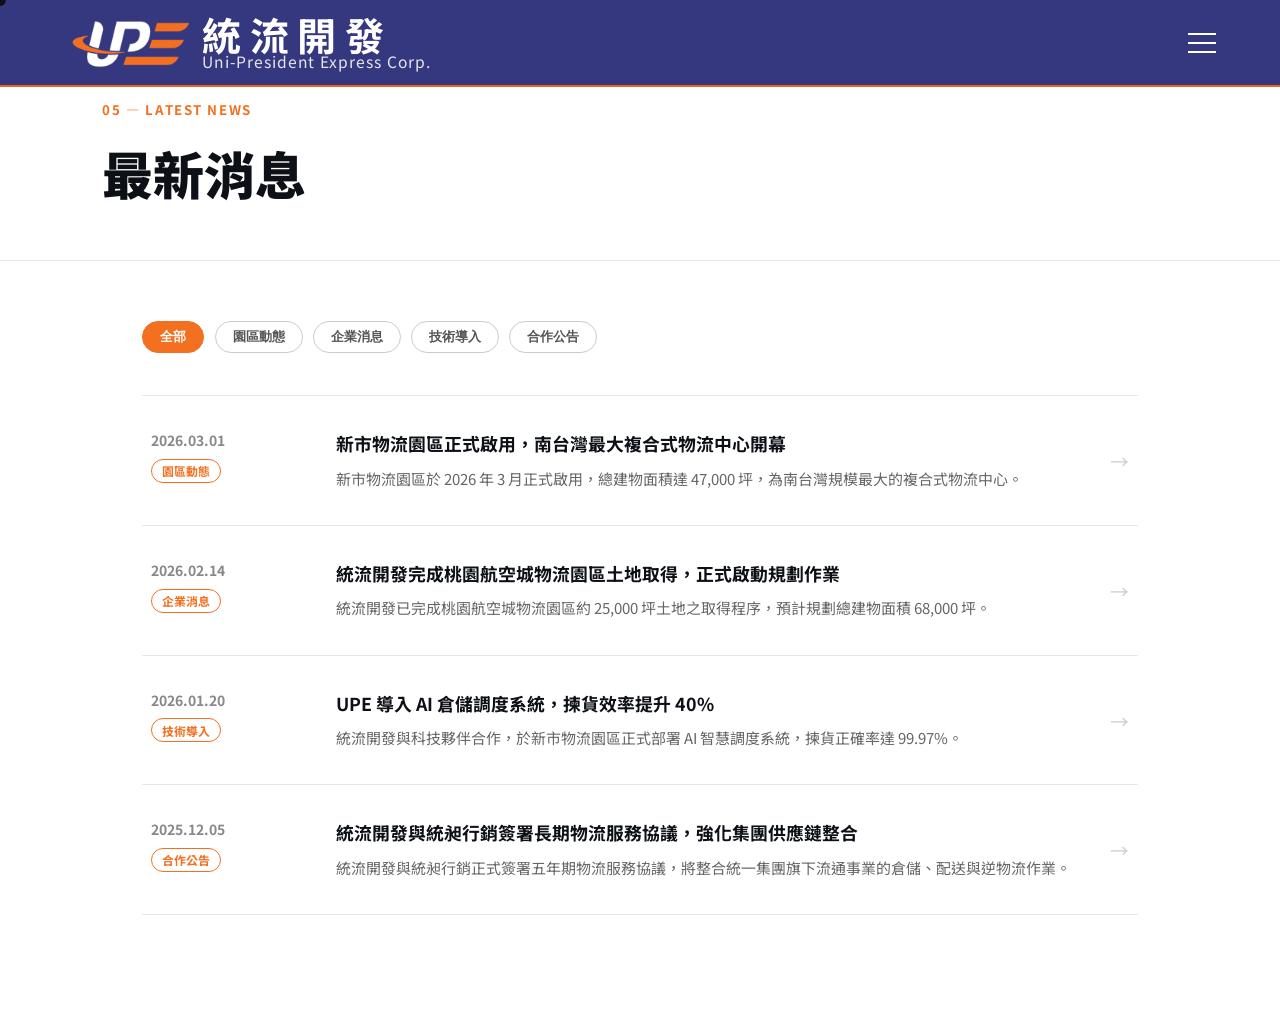
<file: news.html>
<!DOCTYPE html>
<html lang="zh-TW">
<head>
    <meta charset="UTF-8">
    <meta name="viewport" content="width=device-width, initial-scale=1.0">
    <title>最新消息 | 統流開發</title>
    <link rel="preconnect" href="https://fonts.googleapis.com">
    <link rel="preconnect" href="https://fonts.gstatic.com" crossorigin>
    <link href="https://fonts.googleapis.com/css2?family=Noto+Sans+TC:wght@300;400;500;700;900&display=swap" rel="stylesheet">
    <link rel="stylesheet" href="style.css">
    <style>
        .news-page-hero {
            padding: 100px 8% 50px;
            border-bottom: 1px solid #e5e7eb;
        }
        .news-page-hero .section-tag {
            font-size: 0.78rem;
            font-weight: 700;
            letter-spacing: 0.12em;
            color: var(--accent-orange);
            display: block;
            margin-bottom: 1rem;
        }
        .news-page-hero h1 {
            font-size: 3rem;
            font-weight: 900;
            color: var(--text-main);
        }
        .news-page-body {
            padding: 60px 8% 100px;
            max-width: 1200px;
            margin: 0 auto;
        }
        .news-filter {
            display: flex;
            gap: 0.6rem;
            margin-bottom: 2.5rem;
            flex-wrap: wrap;
        }
        .news-filter-btn {
            font-size: 0.78rem;
            font-weight: 700;
            padding: 0.35rem 1rem;
            border-radius: 20px;
            border: 1px solid #ccc;
            background: transparent;
            color: #555;
            cursor: pointer;
            transition: all 0.2s;
        }
        .news-filter-btn.active,
        .news-filter-btn:hover {
            background: var(--accent-orange);
            border-color: var(--accent-orange);
            color: #fff;
        }
        .news-full-list { list-style: none; padding: 0; }
        .news-full-item {
            border-bottom: 1px solid #e5e7eb;
        }
        .news-full-item:first-child { border-top: 1px solid #e5e7eb; }
        .news-full-link {
            display: flex;
            align-items: flex-start;
            gap: 1.5rem;
            padding: 2rem 0.5rem;
            text-decoration: none;
            color: inherit;
            transition: background 0.2s;
        }
        .news-full-link:hover { background: #f8f8f8; }
        .news-full-meta {
            flex: 0 0 160px;
            display: flex;
            flex-direction: column;
            gap: 0.5rem;
        }
        .news-full-date {
            font-size: 0.82rem;
            font-weight: 700;
            color: #888;
        }
        .news-full-tag {
            display: inline-block;
            font-size: 0.7rem;
            font-weight: 700;
            color: var(--accent-orange);
            border: 1px solid var(--accent-orange);
            padding: 0.15rem 0.6rem;
            border-radius: 20px;
            white-space: nowrap;
            width: fit-content;
        }
        .news-full-content { flex: 1; }
        .news-full-title {
            font-size: 1.05rem;
            font-weight: 700;
            color: var(--text-main);
            margin-bottom: 0.5rem;
            line-height: 1.5;
        }
        .news-full-excerpt {
            font-size: 0.88rem;
            color: #666;
            line-height: 1.7;
        }
        .news-full-arrow {
            flex: 0 0 auto;
            font-size: 1.1rem;
            color: #ccc;
            align-self: center;
            transition: color 0.2s, transform 0.2s;
        }
        .news-full-link:hover .news-full-arrow {
            color: var(--accent-orange);
            transform: translateX(4px);
        }

        /* Article Detail */
        .news-article {
            display: none;
            padding: 100px 8% 100px;
            max-width: 860px;
            margin: 0 auto;
        }
        .news-article.active { display: block; }
        .news-article-back-nav {
            display: flex;
            gap: 0.8rem;
            margin-bottom: 2.5rem;
            flex-wrap: wrap;
        }
        .news-article-back {
            display: inline-flex;
            align-items: center;
            gap: 0.3rem;
            font-size: 0.82rem;
            font-weight: 700;
            color: var(--accent-blue);
            text-decoration: none;
            letter-spacing: 0.05em;
            padding: 0.4rem 1rem;
            border: 1px solid currentColor;
            border-radius: 20px;
            transition: color 0.2s, background 0.2s, border-color 0.2s;
        }
        .news-article-back:hover {
            color: white;
            background: var(--accent-orange);
            border-color: var(--accent-orange);
        }
        .news-article-date { font-size: 0.82rem; color: #888; font-weight: 700; margin-bottom: 0.5rem; }
        .news-article-tag {
            display: inline-block;
            font-size: 0.7rem;
            font-weight: 700;
            color: var(--accent-orange);
            border: 1px solid var(--accent-orange);
            padding: 0.15rem 0.6rem;
            border-radius: 20px;
            margin-bottom: 1.5rem;
        }
        .news-article h2 {
            font-size: 1.8rem;
            font-weight: 900;
            line-height: 1.4;
            margin-bottom: 2rem;
            color: var(--text-main);
        }
        .news-article-body {
            font-size: 1rem;
            line-height: 1.9;
            color: #333;
            border-top: 2px solid var(--accent-orange);
            padding-top: 2rem;
        }

        @media (max-width: 768px) {
            .news-page-hero { padding: 90px 5% 30px; }
            .news-page-hero h1 { font-size: 2rem; }
            .news-page-body { padding: 40px 5% 80px; }
            .news-full-link { flex-wrap: wrap; gap: 0.8rem; }
            .news-full-meta { flex: 1 1 100%; flex-direction: row; align-items: center; gap: 1rem; }
            .news-full-arrow { display: none; }
            .news-article { padding: 90px 5% 80px; }
            .news-article h2 { font-size: 1.3rem; }
        }
    </style>
</head>
<body>

    <div id="custom-cursor"></div>

    <nav>
        <div class="logo-container">
            <img src="images/logo_v2.png" alt="統流開發 UPE" class="logo-img">
            <div class="logo-text">
                <span class="logo-zh">統流開發</span>
                <span class="logo-en">Uni-President Express Corp.</span>
            </div>
        </div>
        <div class="nav-menu" id="nav-menu">
            <a href="index.html"><span class="nav-zh">首頁</span><span class="nav-en">Home</span></a>
            <a href="index.html#about"><span class="nav-zh">公司簡介</span><span class="nav-en">About Us</span></a>
            <a href="index.html#locations"><span class="nav-zh">物流據點介紹</span><span class="nav-en">Locations</span></a>
            <a href="news.html"><span class="nav-zh">最新消息</span><span class="nav-en">News</span></a>
            <a href="index.html#tech"><span class="nav-zh">服務項目</span><span class="nav-en">Services</span></a>
            <a href="index.html#contact"><span class="nav-zh">聯絡我們</span><span class="nav-en">Contacts Us</span></a>
        </div>
        <button id="nav-toggle" class="nav-toggle" aria-label="開啟選單">
            <span></span>
            <span></span>
            <span></span>
        </button>
    </nav>

    <!-- News List View -->
    <div id="news-list-view">
        <div class="news-page-hero">
            <span class="section-tag">05 — LATEST NEWS</span>
            <h1>最新消息</h1>
        </div>
        <div class="news-page-body">
            <div class="news-filter">
                <button class="news-filter-btn active" data-filter="all">全部</button>
                <button class="news-filter-btn" data-filter="園區動態">園區動態</button>
                <button class="news-filter-btn" data-filter="企業消息">企業消息</button>
                <button class="news-filter-btn" data-filter="技術導入">技術導入</button>
                <button class="news-filter-btn" data-filter="合作公告">合作公告</button>
            </div>
            <ul class="news-full-list">
                <li class="news-full-item" data-category="園區動態">
                    <a href="#n1" class="news-full-link">
                        <div class="news-full-meta">
                            <span class="news-full-date">2026.03.01</span>
                            <span class="news-full-tag">園區動態</span>
                        </div>
                        <div class="news-full-content">
                            <div class="news-full-title">新市物流園區正式啟用，南台灣最大複合式物流中心開幕</div>
                            <div class="news-full-excerpt">新市物流園區於 2026 年 3 月正式啟用，總建物面積達 47,000 坪，為南台灣規模最大的複合式物流中心。</div>
                        </div>
                        <span class="news-full-arrow">→</span>
                    </a>
                </li>
                <li class="news-full-item" data-category="企業消息">
                    <a href="#n2" class="news-full-link">
                        <div class="news-full-meta">
                            <span class="news-full-date">2026.02.14</span>
                            <span class="news-full-tag">企業消息</span>
                        </div>
                        <div class="news-full-content">
                            <div class="news-full-title">統流開發完成桃園航空城物流園區土地取得，正式啟動規劃作業</div>
                            <div class="news-full-excerpt">統流開發已完成桃園航空城物流園區約 25,000 坪土地之取得程序，預計規劃總建物面積 68,000 坪。</div>
                        </div>
                        <span class="news-full-arrow">→</span>
                    </a>
                </li>
                <li class="news-full-item" data-category="技術導入">
                    <a href="#n3" class="news-full-link">
                        <div class="news-full-meta">
                            <span class="news-full-date">2026.01.20</span>
                            <span class="news-full-tag">技術導入</span>
                        </div>
                        <div class="news-full-content">
                            <div class="news-full-title">UPE 導入 AI 倉儲調度系統，揀貨效率提升 40%</div>
                            <div class="news-full-excerpt">統流開發與科技夥伴合作，於新市物流園區正式部署 AI 智慧調度系統，揀貨正確率達 99.97%。</div>
                        </div>
                        <span class="news-full-arrow">→</span>
                    </a>
                </li>
                <li class="news-full-item" data-category="合作公告">
                    <a href="#n4" class="news-full-link">
                        <div class="news-full-meta">
                            <span class="news-full-date">2025.12.05</span>
                            <span class="news-full-tag">合作公告</span>
                        </div>
                        <div class="news-full-content">
                            <div class="news-full-title">統流開發與統昶行銷簽署長期物流服務協議，強化集團供應鏈整合</div>
                            <div class="news-full-excerpt">統流開發與統昶行銷正式簽署五年期物流服務協議，將整合統一集團旗下流通事業的倉儲、配送與逆物流作業。</div>
                        </div>
                        <span class="news-full-arrow">→</span>
                    </a>
                </li>
            </ul>
        </div>
    </div>

    <!-- Article Detail Views -->
    <div id="n1" class="news-article">
        <div class="news-article-back-nav">
            <a href="index.html" class="news-article-back">← 首頁</a>
            <a href="news.html" class="news-article-back js-back-to-list">← 所有最新消息</a>
        </div>
        <div class="news-article-date">2026.03.01</div>
        <span class="news-article-tag">園區動態</span>
        <h2>新市物流園區正式啟用，南台灣最大複合式物流中心開幕</h2>
        <div class="news-article-body">
            <p>新市物流園區於 2026 年 3 月正式啟用，總建物面積達 47,000 坪，為南台灣規模最大的複合式物流中心。園區整合常溫、低溫與電商倉儲功能，並全面導入自動化設備，預計每日可處理逾 50 萬件貨物，大幅提升區域物流效能。</p>
        </div>
    </div>

    <div id="n2" class="news-article">
        <div class="news-article-back-nav">
            <a href="index.html" class="news-article-back">← 首頁</a>
            <a href="news.html" class="news-article-back js-back-to-list">← 所有最新消息</a>
        </div>
        <div class="news-article-date">2026.02.14</div>
        <span class="news-article-tag">企業消息</span>
        <h2>統流開發完成桃園航空城物流園區土地取得，正式啟動規劃作業</h2>
        <div class="news-article-body">
            <p>統流開發已完成桃園航空城物流園區約 25,000 坪土地之取得程序，預計規劃總建物面積 68,000 坪，鄰近桃園國際機場，可提供空陸聯運服務，目標於 2028 年竣工啟用。</p>
        </div>
    </div>

    <div id="n3" class="news-article">
        <div class="news-article-back-nav">
            <a href="index.html" class="news-article-back">← 首頁</a>
            <a href="news.html" class="news-article-back js-back-to-list">← 所有最新消息</a>
        </div>
        <div class="news-article-date">2026.01.20</div>
        <span class="news-article-tag">技術導入</span>
        <h2>UPE 導入 AI 倉儲調度系統，揀貨效率提升 40%</h2>
        <div class="news-article-body">
            <p>統流開發與科技夥伴合作，於新市物流園區正式部署 AI 智慧調度系統，透過即時資料分析優化貨物動線配置，揀貨正確率達 99.97%，整體作業效率較傳統模式提升約 40%。</p>
        </div>
    </div>

    <div id="n4" class="news-article">
        <div class="news-article-back-nav">
            <a href="index.html" class="news-article-back">← 首頁</a>
            <a href="news.html" class="news-article-back js-back-to-list">← 所有最新消息</a>
        </div>
        <div class="news-article-date">2025.12.05</div>
        <span class="news-article-tag">合作公告</span>
        <h2>統流開發與統昶行銷簽署長期物流服務協議，強化集團供應鏈整合</h2>
        <div class="news-article-body">
            <p>統流開發與統昶行銷正式簽署五年期物流服務協議，將整合統一集團旗下流通事業的倉儲、配送與逆物流作業，預計可降低整體供應鏈成本約 18%，並提升門市補貨準時率至 99% 以上。</p>
        </div>
    </div>

    <script>
        // 游標
        const cursor = document.getElementById('custom-cursor');
        document.addEventListener('mousemove', (e) => {
            cursor.style.left = e.clientX + 'px';
            cursor.style.top = e.clientY + 'px';
        });

        // 漢堡選單
        const navToggle = document.getElementById('nav-toggle');
        const navMenu   = document.getElementById('nav-menu');
        const navEl     = document.querySelector('nav');
        if (navToggle && navMenu) {
            navToggle.addEventListener('click', () => {
                const isOpen = navMenu.classList.toggle('open');
                navToggle.classList.toggle('open', isOpen);
                if (navEl) navEl.classList.toggle('menu-open', isOpen);
                navToggle.setAttribute('aria-expanded', String(isOpen));
                document.body.style.overflow = isOpen ? 'hidden' : '';
            });
            navMenu.querySelectorAll('a').forEach(link => {
                link.addEventListener('click', () => {
                    navMenu.classList.remove('open');
                    navToggle.classList.remove('open');
                    if (navEl) navEl.classList.remove('menu-open');
                    document.body.style.overflow = '';
                });
            });
        }

        // Hash routing: show article or list
        function route() {
            const hash = window.location.hash;
            const listView = document.getElementById('news-list-view');
            const articles = document.querySelectorAll('.news-article');
            const target = (hash && hash.length > 1) ? document.querySelector(hash + '.news-article') : null;

            if (target) {
                listView.style.display = 'none';
                articles.forEach(a => a.classList.remove('active'));
                target.classList.add('active');
                window.scrollTo(0, 0);
            } else {
                listView.style.display = '';
                articles.forEach(a => a.classList.remove('active'));
                window.scrollTo(0, 0);
            }
        }

        window.addEventListener('hashchange', route);
        window.addEventListener('popstate', route);
        route();

        // Back to list buttons: smooth in-page navigation (no full reload)
        document.querySelectorAll('.js-back-to-list').forEach(btn => {
            btn.addEventListener('click', (e) => {
                e.preventDefault();
                history.pushState({}, '', 'news.html');
                route();
            });
        });

        // Category filter
        document.querySelectorAll('.news-filter-btn').forEach(btn => {
            btn.addEventListener('click', () => {
                document.querySelectorAll('.news-filter-btn').forEach(b => b.classList.remove('active'));
                btn.classList.add('active');
                const filter = btn.dataset.filter;
                document.querySelectorAll('.news-full-item').forEach(item => {
                    item.style.display = (filter === 'all' || item.dataset.category === filter) ? '' : 'none';
                });
            });
        });
    </script>
</body>
</html>
</file>
<file: style.css>
html {
    font-size: 17px;
    overflow-x: hidden; /* 根層級鎖住橫向溢出，所有尺寸無右側白邊 */
    max-width: 100%;
}

:root {
    --bg-color: #FFFFFF;
    --text-main: #0D1117;
    --accent-blue: #1A3E96;
    --accent-orange: #F37021;
    --text-secondary: #64748B;
    --border-light: rgba(0,0,0,0.08);
    --transition-smooth: all 0.6s cubic-bezier(0.16, 1, 0.3, 1);
}

* { margin: 0; padding: 0; box-sizing: border-box; cursor: none; }

body {
    background-color: var(--bg-color);
    color: var(--text-main);
    font-family: 'Noto Sans TC', sans-serif;
    overflow-x: hidden;
    max-width: 100%;
    width: 100%;
    -webkit-font-smoothing: antialiased;
}

main {
    width: 100%;
    overflow-x: hidden;
    padding-top: 70px; /* offset for fixed nav */
}

/* ── Custom Cursor ── */
#custom-cursor {
    position: fixed; width: 12px; height: 12px;
    background: var(--text-main); border-radius: 50%;
    pointer-events: none; z-index: 10000;
    transition: transform 0.15s ease-out;
    transform: translate(-50%, -50%);
}
#custom-cursor.hovered {
    transform: translate(-50%, -50%) scale(6);
    mix-blend-mode: difference; background: white;
}

/* ── Nav ── */
nav {
    position: fixed; top: 0; width: 100%; padding: 0.6rem 5%; min-height: 68px;
    display: flex; justify-content: space-between; align-items: center;
    z-index: 1000; background: rgba(48,50,123,0.97);
    backdrop-filter: blur(15px);
    border-bottom: 2px solid #E8622A;
    color: #FFFFFF;
}
.logo-container { height: 65px; display: flex; align-items: center; gap: 0.6rem; }
.logo-img { height: 64px; width: auto; object-fit: contain; display: block; }
.logo-text { display: flex; flex-direction: column; justify-content: space-between; gap: 0; }
.logo-zh { font-size: 2.3rem; font-weight: 700; color: #FFFFFF; letter-spacing: 0.22em; line-height: 1; white-space: nowrap; font-family: 'Noto Sans TC', sans-serif; }
.logo-en { font-size: 0.92rem; color: rgba(255,255,255,0.88); letter-spacing: 0.06em; line-height: 1; white-space: nowrap; font-family: 'Noto Sans TC', sans-serif; }
.nav-menu { display: flex; gap: 2rem; font-weight: 700; letter-spacing: 0.5px; }
.nav-menu a { text-decoration: none; color: #FFFFFF; transition: 0.3s; position: relative; display: flex; flex-direction: column; align-items: center; }
.nav-menu a .nav-zh { font-size: 1.7rem; line-height: 1.3; }
.nav-menu a .nav-en { font-size: 1rem; line-height: 1.3; opacity: 0.6; letter-spacing: 0.3px; }
.nav-menu a::after { content: ''; position: absolute; bottom: -5px; left: 0; width: 0; height: 2px; background: var(--accent-orange); transition: 0.3s; }
.nav-menu a:hover::after { width: 100%; }

/* ── Nav Toggle (Hamburger) ── */
.nav-toggle {
    display: none;
    flex-direction: column;
    justify-content: space-between;
    width: 28px;
    height: 20px;
    background: none;
    border: none;
    padding: 0;
    z-index: 1001;
    cursor: pointer;
    flex-shrink: 0;
}
.nav-toggle span {
    display: block;
    width: 100%;
    height: 2px;
    background: #FFFFFF;
    transition: all 0.3s ease;
    transform-origin: center;
}
.nav-toggle.open span:nth-child(1) { transform: translateY(9px) rotate(45deg); }
.nav-toggle.open span:nth-child(2) { opacity: 0; transform: scaleX(0); }
.nav-toggle.open span:nth-child(3) { transform: translateY(-9px) rotate(-45deg); }

/* Mobile fullscreen nav overlay */
nav.menu-open { z-index: 9000; }   /* 提升整個 nav 的堆疊層級，確保 overlay 蓋過所有頁面元素 */

.nav-menu.open {
    display: flex !important;
    position: fixed;
    top: 0;
    left: 0;
    width: 100%;
    height: 100vh;          /* 舊瀏覽器 fallback */
    height: 100dvh;         /* 現代瀏覽器：動態視窗高度，修正 iOS Safari 底部工具列問題 */
    background: rgba(48,50,123,0.98);
    backdrop-filter: blur(20px);
    -webkit-backdrop-filter: blur(20px);
    flex-direction: column;
    justify-content: center;
    align-items: center;
    gap: 2.5rem;
    z-index: 1000;          /* 在 nav.menu-open (9000) 的 stacking context 內 */
    font-size: 1.5rem;
    overflow-y: auto;
}
.nav-menu.open a { letter-spacing: 1px; }
.nav-menu.open a .nav-zh { font-size: 1.4rem; }
.nav-menu.open a .nav-en { font-size: 1rem; }

/* ── Global Section ── */
section { padding: 140px 10%; }
.section-tag {
    font-size: 0.8rem; font-weight: 600; color: #E8622A;
    margin-bottom: 1.5rem; display: block; letter-spacing: 0.2em; text-transform: uppercase;
}

/* ── Section 交替背景色 ── */
#about      { background: #FFFFFF; position: relative; }
#philosophy { background: #EEF2F7; position: relative; }
#news       { background: #FFFFFF; position: relative; }
#locations  { background: #EEF2F7; position: relative; }
.image-break { background: #1B2E4B; }

/* ── 品牌色漸層分隔線（以 div.section-divider 實作，絕對定位至 section 頂部） ── */
.section-divider {
    position: absolute;
    top: 0; left: 0; right: 0;
    height: 2px;
    background: linear-gradient(to right, #E8622A, #1B2E4B, transparent);
}

/* ── Section 標題色條容器 ── */
.section-header {
    padding-left: 20px;
    margin-bottom: 0;
}
.sh-orange { border-left: 4px solid #E8622A; }
.sh-blue   { border-left: 4px solid #1B2E4B; }

/* ── 1. Hero — Full Viewport Image ── */
.hero {
    position: relative;
    width: 100%;
    padding: 0; /* 覆蓋全域 section { padding: 140px 10% }，避免左右白邊 */
    aspect-ratio: 1706 / 960; /* 圖片原始比例，確保 hero 高度與圖片一致，無多餘空白 */
    overflow: hidden;
}

/* 滿版背景圖：絕對定位填滿 hero，object-fit:cover 不裁切（圖已 16:9） */
.hero-bg {
    position: absolute;
    inset: 0;
    width: 100%;
    height: 100%;
    object-fit: cover;
    z-index: 0;
}

/* 漸層遮罩：右下暗（品牌文字區） */
.hero-overlay {
    position: absolute;
    inset: 0;
    background: linear-gradient(to top left, rgba(0,0,0,0.55) 0%, rgba(0,0,0,0.15) 30%, transparent 50%);
    z-index: 1;
}

/* 品牌名：右下角固定 */
.hero-brand {
    position: absolute;
    bottom: 8%;
    right: 6%;
    z-index: 2;
    text-align: right;
    line-height: 1.2;
}
.hero-brand-uni,
.hero-brand-express {
    display: block;
    font-weight: 900;
    font-size: clamp(1.6rem, 3.5vw, 3rem);
    text-shadow:
        0 2px 12px rgba(0,0,0,0.9),
        0 4px 24px rgba(0,0,0,0.7),
        2px 2px 4px rgba(0,0,0,0.8);
}
.hero-brand-uni     { color: #3498db; }
.hero-brand-express { color: #e67e22; }

/* 標題：左側，錨定於視窗上方 1/3 處 */
.hero-title {
    position: absolute;
    top: 50%;
    left: max(60px, 6%);
    transform: translateY(-40%);
    text-align: left;
    z-index: 2;
    max-width: 100%;
    overflow: hidden;
    padding-left: 24px;
    padding-right: 24px;
    box-sizing: border-box;
}
.hero-title h1 {
    font-family: 'Noto Sans TC', sans-serif;
    font-size: clamp(1.6rem, 8vw, 4rem);
    font-weight: 900;
    line-height: 0.95;
    letter-spacing: -0.01em;
    text-transform: uppercase;
    color: #FFFFFF;
    text-shadow: 2px 2px 20px rgba(0,0,0,0.5);
}
.hero-line {
    display: block;
}
.hero-highlight {
    color: #3D9BE9;
    -webkit-text-fill-color: #3D9BE9;
    background: none;
    text-shadow: 0 0 40px rgba(61,155,233,0.5);
}

/* 底部白框資訊列 */
.hero-info-box {
    position: absolute;
    bottom: 2.5rem;
    left: 5%;
    right: 5%;
    z-index: 2;
    display: flex;
    align-items: center;
    gap: 2rem;
    background: rgba(255, 255, 255, 0.15);
    backdrop-filter: blur(16px);
    -webkit-backdrop-filter: blur(16px);
    border: 1px solid rgba(255, 255, 255, 0.45);
    border-radius: 16px;
    padding: 1.5rem 2rem;
    color: white;
}
.hero-subtitle {
    flex: 1;
    font-size: 0.9rem;
    font-weight: 700;
    line-height: 1.8;
    color: rgba(255, 255, 255, 0.88);
    border-right: 1px solid rgba(255,255,255,0.3);
    padding-right: 2rem;
    margin: 0;
}
.hero-stats {
    display: flex;
    gap: 2rem;
    flex-shrink: 0;
}

/* ── 2. About — Editorial Alternating Sections ── */
#about {
    padding: 140px 8%;
}
.editorial-section {
    display: grid;
    grid-template-columns: 1fr 1fr;
    gap: 6rem;
    align-items: center;
    margin-bottom: 100px;
}
.editorial-section:last-child { margin-bottom: 0; }

.editorial-01 .editorial-text { order: 1; }
.editorial-01 .editorial-image { order: 2; }
.editorial-02 .editorial-image { order: 1; }
.editorial-02 .editorial-text { order: 2; }

.editorial-text h2 {
    font-size: 2.2rem;
    line-height: 1.2;
    margin-bottom: 2rem;
    font-weight: 900;
}
.editorial-accent {
    color: var(--accent-blue);
    font-family: 'Noto Sans TC', sans-serif;
    font-style: italic;
    font-weight: 700;
}
.editorial-text p {
    font-size: 1.05rem;
    line-height: 2;
    color: var(--text-secondary);
    margin-bottom: 1.5rem;
}
.editorial-sub {
    font-size: 0.95rem;
    opacity: 0.6;
}

.editorial-image {
    border-radius: 12px;
    overflow: hidden;
    aspect-ratio: 16 / 9;
}
.editorial-image img {
    width: 100%;
    height: 100%;
    object-fit: cover;
    display: block;
    transition: transform 0.6s cubic-bezier(0.16, 1, 0.3, 1);
}
.editorial-image:hover img {
    transform: scale(1.05);
}

.mission-badge {
    margin-top: 2rem;
    padding: 1.5rem 2rem;
    background: #F8FAFC;
    border-left: 4px solid var(--accent-orange);
    font-size: 1.4rem;
    font-weight: 500;
    line-height: 1.6;
}
.highlight {
    color: var(--accent-blue);
    font-weight: 700;
    border-bottom: 4px solid rgba(243,112,33,0.2);
}

.editorial-list {
    list-style: disc;
    padding-left: 1.5rem;
    margin-top: 1.5rem;
}
.editorial-list li {
    font-size: 1.05rem;
    line-height: 2;
    color: var(--text-secondary);
    margin-bottom: 0.3rem;
}

.about-badges {
    display: flex;
    gap: 1rem;
    margin-top: 1.5rem;
}
.about-badge-item {
    font-size: 2rem;
    font-weight: 900;
    font-family: 'Noto Sans TC', sans-serif;
    color: var(--accent-blue);
    padding: 0.5rem 1.5rem;
    border: 2px solid var(--border-light);
    border-radius: 8px;
    letter-spacing: 1px;
}

/* ── 3. Accordion — Philosophy / Specs ── */
.accordion-section {
    padding: 140px 10%;
}
.accordion-section .section-tag {
    margin-bottom: 2rem;
}
.accordion-list {
    border-top: 1px solid var(--border-light);
}
.accordion-item {
    border-bottom: 1px solid var(--border-light);
}
.accordion-header {
    width: 100%;
    display: flex;
    justify-content: space-between;
    align-items: center;
    padding: 2rem 0;
    background: none;
    border: none;
    font-family: inherit;
    cursor: pointer;
    transition: var(--transition-smooth);
}
.accordion-header:hover {
    padding-left: 1rem;
}
.accordion-title {
    font-size: 1.8rem;
    font-weight: 700;
    color: var(--text-main);
    letter-spacing: 1px;
}
.accordion-icon {
    font-size: 2rem;
    font-weight: 300;
    color: var(--text-secondary);
    transition: transform 0.4s cubic-bezier(0.16, 1, 0.3, 1);
    line-height: 1;
    width: 40px;
    height: 40px;
    display: flex;
    align-items: center;
    justify-content: center;
    flex-shrink: 0;
}
.accordion-item.open .accordion-icon {
    transform: rotate(45deg);
}
.accordion-body {
    max-height: 0;
    overflow: hidden;
    transition: max-height 0.5s cubic-bezier(0.16, 1, 0.3, 1), padding 0.5s cubic-bezier(0.16, 1, 0.3, 1);
    padding: 0 0;
}
.accordion-item.open .accordion-body {
    max-height: 200px;
    padding: 0 0 2rem 0;
}
.accordion-body p {
    font-size: 1.1rem;
    line-height: 1.8;
    color: var(--text-secondary);
    max-width: 600px;
}

/* ── 4. Full-Width Image Break ── */
.image-break {
    position: relative;
    padding: 0;
    height: 50vh;
    min-height: 350px;
    overflow: hidden;
}
.image-break img {
    width: 100%;
    height: 100%;
    object-fit: cover;
    display: block;
}
.image-break-overlay {
    position: absolute;
    inset: 0;
    background: rgba(26, 62, 150, 0.15);
    pointer-events: none;
}

/* ── 5. Tech Gallery (marquee — unchanged) ── */
.tech-gallery { background: var(--text-main); color: white; overflow: hidden; padding: 100px 0; }
.tech-gallery h2 { text-align: center; font-size: 2.5rem; margin-bottom: 3rem; }
.tech-gallery .section-tag { text-align: center; color: var(--accent-orange); }

/* ── Facility Carousel (5-up sliding) ── */
.facility-carousel {
    position: relative;
    padding: 0 8%;  /* match site's standard horizontal rhythm */
    box-sizing: border-box;
}

.facility-viewport {
    overflow: hidden;
    width: 100%;
}

.facility-track {
    display: flex;
    gap: 16px;
    width: 100%; /* explicit so children's 100% resolves correctly */
    box-sizing: border-box;
}

.facility-slide {
    flex: 0 0 calc((100% - 4 * 16px) / 5);
    min-width: 0;
    display: flex; flex-direction: column; gap: 0.75rem;
    flex-shrink: 0;
}

.facility-slide img {
    width: 100%; aspect-ratio: 4 / 3; object-fit: cover;
    border-radius: 10px;
}
.facility-slide h4 {
    font-size: 0.95rem; font-weight: 700;
    color: #fff; margin: 0;
}
.facility-slide p {
    font-size: 0.8rem; color: #fff;
    line-height: 1.6; margin: 0;
}

/* Arrows */
.fac-nav {
    position: absolute; top: 28%;
    transform: translateY(-50%);
    width: 44px; height: 44px; border-radius: 50%;
    border: 1px solid rgba(255,255,255,0.25);
    background: rgba(30,30,30,0.6);
    color: white; font-size: 1.6rem; line-height: 1;
    display: flex; align-items: center; justify-content: center;
    cursor: pointer; transition: background 0.2s;
    z-index: 10; backdrop-filter: blur(4px);
}
.fac-nav:hover { background: var(--accent-orange); border-color: var(--accent-orange); }
.fac-prev { left: 1%; }
.fac-next { right: 1%; }

/* Mobile: 2 per view */
@media (max-width: 768px) {
    .facility-carousel { padding: 0 5%; }
    .facility-slide { flex: 0 0 calc((100% - 16px) / 2); }
    .fac-prev { left: 0; }
    .fac-next { right: 0; }
}

/* ── 6. Locations ── */
.locations-container { display: grid; grid-template-columns: 1fr 0.6fr 1.4fr; gap: 2rem; align-items: center; }
.location-list-wrapper { position: relative; width: 100%; }
.card-list-nav {
    display: none; /* hidden on desktop – cards are vertical list */
    position: absolute;
    top: 50%; transform: translateY(-50%);
    width: 36px; height: 36px; border-radius: 50%;
    border: 1px solid rgba(0,0,0,0.15);
    background: white;
    box-shadow: 0 2px 8px rgba(0,0,0,0.15);
    color: var(--text-primary); font-size: 1.4rem; line-height: 1;
    align-items: center; justify-content: center;
    cursor: pointer; transition: background 0.2s, border-color 0.2s;
    z-index: 10;
}
.card-list-prev { left: 0; }
.card-list-next { right: 0; }
.card-list-nav:hover { background: var(--accent-orange); border-color: var(--accent-orange); color: white; }
.location-list { display: flex; flex-direction: column; gap: 0.5rem; }
.park-card {
    background: white; padding: 1.2rem; border: 1px solid var(--border-light);
    border-radius: 4px; display: flex; flex-direction: column; align-items: flex-start; gap: 0.5rem;
    transition: var(--transition-smooth); text-decoration: none; color: inherit;
}
.park-card:hover, .park-card.active {
    border-color: var(--accent-orange); transform: translateX(10px);
    background: #fdfdfd; box-shadow: 0 10px 30px rgba(0,0,0,0.05);
}
.park-name {
    width: 100%;
    display: flex;
    flex-direction: column;
    gap: 0.2rem;
}
.park-name h4 { font-size: 1rem; margin: 0; }
.park-en { font-size: 0.78rem; color: var(--text-secondary); }
.badge { font-size: 0.7rem; font-weight: 700; padding: 0.3rem 0.6rem; border-radius: 20px; background: #F1F5F9; }
.badge.highlight { background: var(--accent-orange); color: white; }

/* ── Taiwan Map ── */
.map-wrapper {
    display: flex;
    flex-direction: column;
    align-items: center;
    justify-content: flex-start;
    padding: 0;
}
#taiwan-svg {
    width: 100%;
    max-width: 260px;
    height: auto;
    overflow: visible;
    filter: drop-shadow(0 16px 36px rgba(0,0,0,0.07));
    display: block;
    margin: 0 auto;
}

.region-path {
    fill: #6B7280; stroke: #FFFFFF; stroke-width: 1.5; stroke-linejoin: round; stroke-linecap: round; opacity: 1;
    transition: fill 0.35s ease, opacity 0.4s ease, filter 0.4s ease;
}
.region-path[data-city] { cursor: pointer; }
.region-path:not([data-city]) { cursor: default; }

#taiwan-svg.hl-north:not(.has-active-city)   .region-path.north   { fill: #A0B6D8; }
#taiwan-svg.hl-central:not(.has-active-city) .region-path.central { fill: #94A3B8; }
#taiwan-svg.hl-south:not(.has-active-city)   .region-path.south   { fill: #F8B48D; }
#taiwan-svg.hl-east:not(.has-active-city)    .region-path.east    { fill: #7DD3FC; }

.region-path.active-city {
    fill: #1A3E96 !important; fill-opacity: 1 !important; opacity: 1 !important;
    filter: drop-shadow(0 0 5px rgba(26, 62, 150, 0.4)); transition: all 0.4s ease; z-index: 10;
}
#taiwan-svg.has-active-city .region-path:not(.active-city) { fill: #9CA3AF; opacity: 0.85; }

/* ── Park Detail Panel ── */
#park-detail-section {
    display: none; flex-direction: column; gap: 1.2rem;
    opacity: 0; transform: translateY(20px);
    transition: opacity 0.6s ease, transform 0.6s cubic-bezier(0.16, 1, 0.3, 1);
}
#park-detail-section.active-detail { display: flex; }
#park-detail-section.fade-in { opacity: 1; transform: translateY(0); }

.detail-text-col { display: flex; flex-direction: column; }

.detail-nav-row {
    position: relative;
    display: flex;
    align-items: center;
    justify-content: center;
    min-height: 44px;
}
.detail-header-text {
    text-align: center;
    padding: 0 56px; /* leave room for abs-positioned arrows */
    width: 100%;
}
.detail-header h3 { font-size: 1.6rem; color: var(--accent-blue); font-weight: 900; }
.detail-header p { color: var(--text-secondary); font-size: 0.85rem; margin-top: 0.3rem; font-family: 'Noto Sans TC', sans-serif; }

.park-nav {
    position: absolute;
    top: 50%; transform: translateY(-50%);
    width: 36px; height: 36px;
    border-radius: 50%;
    border: 1px solid var(--border-light);
    background: white;
    font-size: 1.4rem;
    line-height: 1;
    color: var(--text-main);
    cursor: pointer;
    display: flex; align-items: center; justify-content: center;
    transition: background 0.2s ease, color 0.2s ease, border-color 0.2s ease;
    box-shadow: 0 2px 8px rgba(0,0,0,0.06);
}
.park-nav:hover { background: var(--accent-blue); color: white; border-color: var(--accent-blue); }
#park-prev { left: 0; }
#park-next { right: 0; }

.detail-stats-container { display: flex; gap: 3rem; margin-top: 1rem; padding-top: 1rem; border-top: 1px solid rgba(0,0,0,0.06); justify-content: center; }
.stat-card { display: flex; flex-direction: column; align-items: center; }
.stat-card .label { font-size: 0.75rem; font-weight: 700; color: var(--text-secondary); margin-bottom: 4px; text-transform: uppercase; letter-spacing: 0.5px; }
.stat-card .value { font-size: 2.2rem; font-weight: 900; color: var(--text-main); font-family: 'Noto Sans TC', sans-serif; }
.stat-card:last-child .value { color: var(--accent-orange); }
.detail-desc {
    margin-top: 1rem;
    font-size: 0.95rem;
    line-height: 1.8;
    color: var(--text-secondary);
}

.detail-image-col {
    border-radius: 12px; overflow: hidden;
    box-shadow: 0 10px 30px rgba(0,0,0,0.1); position: relative; background: #E2E8F0;
    width: 100%; aspect-ratio: 16 / 9;
}
.detail-image-col img {
    width: 100%; height: 100%; object-fit: cover; display: block;
    background-color: #E2E8F0;
}

.image-nav {
    position: absolute;
    inset: 0;
    display: flex;
    justify-content: space-between;
    align-items: center;
    padding: 0 1rem;
    pointer-events: none;
    opacity: 0;
    transition: opacity 0.3s ease;
}
.detail-image-col:hover .image-nav { opacity: 1; }

.img-nav {
    pointer-events: auto;
    width: 44px; height: 44px;
    border-radius: 999px; border: none;
    background: rgba(255, 255, 255, 0.9);
    color: var(--text-main);
    font-size: 1.5rem;
    display: flex; align-items: center; justify-content: center;
    cursor: pointer;
    backdrop-filter: blur(8px);
    box-shadow: 0 4px 15px rgba(0,0,0,0.15);
    transition: background 0.2s ease, transform 0.2s ease;
}
.img-nav:hover { background: #fff; transform: scale(1.1); }

.img-crossfade { animation: crossFade 0.6s cubic-bezier(0.16, 1, 0.3, 1) forwards; }
@keyframes crossFade {
    0%   { opacity: 0; filter: blur(4px); transform: scale(1.03); }
    100% { opacity: 1; filter: blur(0);   transform: scale(1); }
}

/* ── Swipe Dots Indicator ── */
.swipe-dots {
    display: none; /* 桌面隱藏，mobile media query 開啟 */
    justify-content: center;
    gap: 6px;
    margin-top: 0.6rem;
}
.swipe-dot {
    width: 6px; height: 6px;
    border-radius: 50%;
    background: var(--border-light);
    border: 1px solid rgba(0,0,0,0.15);
    transition: background 0.3s ease, transform 0.3s ease;
    cursor: pointer;
}
.swipe-dot.active {
    background: var(--accent-blue);
    transform: scale(1.3);
}

/* ── 7. Related Links ── */
.related-links { background: #F8FAFC; padding: 2rem 10%; display: flex; align-items: center; border-top: 1px solid var(--border-light); }
.related-links a { font-size: 0.9rem; font-weight: 600; color: var(--accent-blue); text-decoration: underline; transition: color 0.2s; }
.related-links a:hover { color: var(--accent-orange); }

/* ── 8. Footer ── */
.footer {
    padding: 40px 10%;
    background: #0D1117;
    color: white;
    text-align: left;
}
.footer-info {
    display: grid;
    grid-template-columns: repeat(auto-fit, minmax(250px, 1fr));
    gap: 3rem;
    align-items: flex-start;
    text-align: left;
    border-top: 1px solid rgba(255,255,255,0.1);
    padding-top: 2.5rem;
}
.info-col h5 { color: var(--accent-orange); margin-bottom: 0.8rem; font-size: 1rem; }
.info-col p { font-size: 0.9rem; line-height: 2; color: #D4D4D4; }
.contact-grid {
    display: grid;
    grid-template-columns: max-content 1fr;
    gap: 0.1rem 0.8rem;
    font-size: 0.9rem;
    line-height: 2;
    color: #D4D4D4;
}
.footer-links-row {
    display: flex;
    gap: 1.5rem;
    margin-top: 0.6rem;
    flex-wrap: wrap;
}
.footer-portal-link {
    display: inline;
    font-size: 0.82rem;
    color: #AACCFF;
    text-decoration: underline;
    transition: color 0.2s;
}
.footer-portal-link:hover { color: white; }
.footer-copy {
    margin-top: 2.5rem;
    font-size: 0.75rem;
    color: #888888;
    text-align: left;
}

/* ── Floating Contact ── */
.floating-contact {
    position: fixed; bottom: 30px; right: 30px; background: var(--accent-orange); color: white;
    padding: 1rem 2rem; border-radius: 50px; text-decoration: none; font-weight: 700; z-index: 1000;
    box-shadow: 0 10px 30px rgba(243,112,33,0.4); transition: 0.3s;
}
.floating-contact:hover { transform: translateY(-5px); background: var(--accent-blue); }

/* ── Reveal Animation ── */
.reveal-up { opacity: 0; transform: translateY(40px); transition: var(--transition-smooth); }
.reveal-up.active { opacity: 1; transform: translateY(0); }

/* Hero reveal — 保留 hero-title 的垂直置中 transform */
.hero-title.reveal-up { transform: translateY(calc(-40% + 40px)); }
.hero-title.reveal-up.active { transform: translateY(-40%); }

/* ── 平板橫向 / 小筆電 (1025px–1280px) ── */
@media (min-width: 1025px) and (max-width: 1280px) {
    /* 切換成 hamburger nav，避免選單在此寬度換行擠壓 */
    .nav-menu { display: none; }
    .nav-toggle { display: flex; }
    nav { position: fixed; top: 0; width: 100%; }

    /* Hero 固定高度，不隨視窗壓縮 */
    .hero { overflow: hidden; }
    .hero-title h1 { font-size: clamp(2.8rem, 5vw, 3.8rem); }

    /* Locations：改為直排（同平板），防止三欄過擠 */
    .locations-container {
        display: flex;
        flex-direction: column;
        gap: 1.5rem;
    }
    .map-wrapper { order: 1; width: 100%; align-items: center; }
    #taiwan-svg { max-width: 220px; }
    .location-list-wrapper { width: 100%; }
    .location-list {
        width: 100%;
        min-width: 0;
        display: flex;
        flex-direction: row;
        overflow-x: scroll;
        gap: 0.8rem;
        padding: 0.5rem 44px 0.5rem;
        -webkit-overflow-scrolling: touch;
        scroll-snap-type: x mandatory;
        scrollbar-width: none;
        touch-action: pan-x;
    }
    .location-list::-webkit-scrollbar { display: none; }
    .location-list .park-card {
        min-width: calc(100% - 88px);
        max-width: calc(100% - 88px);
        flex-shrink: 0;
        scroll-snap-align: center;
        transform: none !important;
    }
    .card-list-nav { display: flex; }
    #park-detail-section { order: 3; width: 100%; }
}

/* ── Responsive ── */
@media (max-width: 1024px) {
    section { padding: 80px 6%; }

    /* Hero */
    .hero-title h1 { font-size: clamp(2.2rem, 5vw, 4rem); }
    .hero-info-box { gap: 1.5rem; padding: 1.2rem 1.5rem; }
    .hero-subtitle { font-size: 0.85rem; }

    /* Nav */
    .nav-menu { display: none; }
    .nav-toggle { display: flex; }

    /* Editorial */
    .editorial-section {
        grid-template-columns: 1fr;
        gap: 2.5rem;
        margin-bottom: 60px;
    }
    .editorial-01 .editorial-text,
    .editorial-01 .editorial-image { order: unset; }
    .editorial-02 .editorial-text { order: 1; }
    .editorial-02 .editorial-image { order: 2; }
    .editorial-text h2 { font-size: 2.2rem; }
    #about { padding: 80px 6%; }

    /* Accordion */
    .accordion-section { padding: 80px 6%; }
    .accordion-title { font-size: 1.3rem; }

    /* Image break */
    .image-break { height: 35vh; min-height: 220px; }

    /* Links */
    .related-links { grid-template-columns: 1fr; }

    /* Locations */
    .locations-container {
        display: flex;
        flex-direction: column;
        gap: 1.5rem;
    }
    .map-wrapper {
        order: 1;
        width: 100%;
        align-items: center;
    }
    #taiwan-svg { max-width: 200px; }
    .location-list-wrapper { width: 100%; }
    .location-list {
        width: 100%;
        min-width: 0;
        display: flex;
        flex-direction: row;
        overflow-x: scroll;
        gap: 0.8rem;
        padding: 0.5rem 44px 0.5rem;
        -webkit-overflow-scrolling: touch;
        scroll-snap-type: x mandatory;
        -webkit-scroll-snap-type: x mandatory;
        scrollbar-width: none;
        touch-action: pan-x;
    }
    .location-list::-webkit-scrollbar { display: none; }
    .location-list .park-card {
        min-width: calc(100% - 88px);
        max-width: calc(100% - 88px);
        flex-shrink: 0;
        scroll-snap-align: center;
        transform: none !important;
    }
    #park-detail-section {
        order: 3;
        width: 100%;
    }
    .detail-image-col img { width: 100%; height: 100%; object-fit: cover; }

    /* Card list arrows */
    .card-list-nav { display: flex; }

    /* Footer */
    .footer-info { text-align: center; }
    .info-col { display: flex; flex-direction: column; align-items: center; }
    .footer-links-row { justify-content: center; }
    .contact-grid { display: inline-grid; }
}

/* ── 平板直向 (769px–1024px) ── */
@media (min-width: 769px) and (max-width: 1024px) {
    /* Nav：relative 讓 hero 獨立在下方 */
    nav { position: fixed; top: 0; width: 100%; background-color: #30327B; }
    .logo-img { height: 52px; }
    .logo-zh { font-size: 1.7rem; letter-spacing: 0.18em; line-height: 1; }
    .logo-en { font-size: 0.72rem; letter-spacing: 0.05em; line-height: 1; }

    /* Hero */
    .hero { overflow: hidden; }
    .hero-title {
        top: 28%;
        transform: none;
        padding-left: 40px;
        padding-right: 40px;
    }
    .hero-title h1 { font-size: clamp(2.4rem, 5.5vw, 3.5rem); line-height: 1.0; }

    .hero-overlay {
        background: linear-gradient(to top left, rgba(0,0,0,0.55) 0%, rgba(0,0,0,0.15) 30%, transparent 50%);
    }
}

/* ── Mobile (≤ 768px) ── */
@media (max-width: 768px) {

    /* 隱藏自訂游標（觸控裝置不需要） */
    #custom-cursor { display: none; }

    /* Global — 縮減 section 內距 */
    section { padding: 60px 5%; }

    /* ── Nav ── */
    nav { padding: 0.6rem 5%; position: fixed; top: 0; width: 100%; background-color: #30327B; }
    .logo-container { height: 52px; gap: 0.5rem; }
    .logo-img { height: 50px; }
    .logo-zh { font-size: 1.45rem; letter-spacing: 0.15em; line-height: 1; }
    .logo-en { display: block; font-size: 0.65rem; letter-spacing: 0.04em; line-height: 1; color: rgba(255,255,255,0.82); }

    /* ── Hero mobile (481px–768px 基準) ── */
    .hero {
        overflow: hidden;
    }
    .hero-title {
        top: 15%;
        bottom: auto;
        left: 0;
        right: auto;
        width: 100%;
        text-align: left;
        transform: none;
        padding: 0 28px;
        max-width: 100%;
        box-sizing: border-box;
    }
    .hero-title h1 {
        font-size: clamp(1.8rem, 7vw, 2.8rem);
        line-height: 1.05;
        letter-spacing: -0.01em;
        word-break: keep-all;
        white-space: nowrap;
    }
    /* 遮罩：手機版 */
    .hero-overlay {
        background: linear-gradient(to top left, rgba(0,0,0,0.55) 0%, rgba(0,0,0,0.15) 30%, transparent 50%);
    }
    .hero-brand { bottom: 6%; right: 5%; }
    .hero-brand-uni,
    .hero-brand-express { font-size: clamp(1.2rem, 5vw, 1.8rem); }
    .hero-info-box {
        flex-direction: column;
        align-items: flex-start;
        gap: 1rem;
        bottom: 1.5rem;
        left: 4%;
        right: 4%;
        padding: 1.2rem 1.2rem;
    }
    .hero-subtitle {
        border-right: none;
        border-bottom: 1px solid rgba(255,255,255,0.3);
        padding-right: 0;
        padding-bottom: 1rem;
        font-size: 0.85rem;
        width: 100%;
    }
    .hero-stats { gap: 1.5rem; }

    /* ── About ── */
    #about { padding: 60px 5%; }
    .editorial-text h2 { font-size: 1.8rem; }
    .editorial-text p, .editorial-list li { font-size: 0.95rem; }
    .mission-badge { font-size: 1rem; padding: 1rem 1.2rem; }

    /* ── Accordion ── */
    .accordion-section { padding: 60px 5%; }
    .accordion-title { font-size: 1.1rem; }
    .accordion-header { padding: 1.2rem 0; }

    /* ── Image Break ── */
    .image-break { height: 30vh; min-height: 180px; }

    /* ── Tech Gallery ── */
    .tech-gallery { padding: 60px 0; }
    .tech-gallery h2 { font-size: 1.8rem; padding: 0 5%; }
    .tech-gallery .section-tag { padding: 0 5%; }
    .marquee-item { width: 240px; height: 170px; }

    /* ── Locations ── */
    #locations { padding: 60px 5%; }
    #locations h2 { font-size: 1.8rem !important; margin-bottom: 1.5rem !important; }

    /* 手機：一次顯示一張卡片的 carousel，箭頭 absolute 疊在上面 */
    .location-list-wrapper { width: 100%; }
    .location-list {
        padding: 0.5rem 44px 0.5rem;
        touch-action: pan-x;
    }
    .location-list .park-card {
        min-width: calc(100% - 88px);
        max-width: calc(100% - 88px);
        scroll-snap-align: center;
    }

    .detail-stats-container { gap: 1.5rem; flex-wrap: wrap; }
    .stat-card .value { font-size: 1.6rem; }

    /* 滑動提示指示點 */
    .swipe-dots { display: flex; }
    .swipe-hint { display: flex; }

    /* ── Related Links ── */
    .link-item { padding: 60px 5%; font-size: 1rem; }

    /* ── Footer ── */
    .footer { padding: 40px 5%; }
    .footer-info { grid-template-columns: 1fr; gap: 2rem; }
    .contact-grid {
        grid-template-columns: max-content auto;
        gap: 0.1rem 0.6rem;
        font-size: 0.82rem;
        display: inline-grid;
    }
    .info-col { display: flex; flex-direction: column; align-items: center; }
    .footer-links-row { justify-content: center; }

    /* ── Floating Contact Button ── */
    .floating-contact {
        bottom: 16px;
        right: 16px;
        padding: 0.7rem 1.1rem;
        font-size: 0.78rem;
        border-radius: 40px;
    }
}

/* ── 手機直向 (≤ 480px) ── */
@media (max-width: 480px) {
    .logo-img { height: 42px; }
    .logo-zh { font-size: 1.2rem; letter-spacing: 0.12em; line-height: 1; }
    .logo-en { font-size: 0.58rem; line-height: 1; }

    .hero {
        overflow: hidden;
    }
    .hero-title {
        top: 18%;
        padding: 0 20px;
    }
    .hero-title h1 {
        font-size: clamp(1.5rem, 9vw, 2.2rem);
        white-space: nowrap;
    }
}

/* ── News Modal ── */
.news-modal {
    display: none;
    position: fixed;
    inset: 0;
    z-index: 20000;
    align-items: center;
    justify-content: center;
    padding: 1rem;
    box-sizing: border-box;
}
.news-modal.open { display: flex; }

.news-modal-overlay {
    position: absolute;
    inset: 0;
    background: rgba(10, 15, 40, 0.55);
    backdrop-filter: blur(8px);
    -webkit-backdrop-filter: blur(8px);
}
.news-modal-box {
    position: relative;
    background: white;
    border-radius: 16px;
    padding: 2.5rem;
    width: 100%;
    max-width: 650px;
    max-height: 85vh;
    overflow-y: auto;
    box-shadow: 0 24px 60px rgba(0,0,0,0.18);
    box-sizing: border-box;
    animation: modalIn 0.3s cubic-bezier(0.16, 1, 0.3, 1) forwards;
}
@keyframes modalIn {
    from { opacity: 0; transform: translateY(20px) scale(0.97); }
    to   { opacity: 1; transform: translateY(0) scale(1); }
}
/* Modal 內還原原生游標（覆蓋全局 cursor:none） */
.news-modal-box,
.news-modal-box * { cursor: auto !important; }
.news-modal-close { cursor: pointer !important; }

.news-modal-close {
    position: absolute;
    top: 1.2rem; right: 1.2rem;
    background: none; border: none;
    font-size: 1.1rem; cursor: pointer;
    color: var(--text-secondary);
    width: 32px; height: 32px;
    display: flex; align-items: center; justify-content: center;
    border-radius: 50%;
    transition: background 0.2s;
}
.news-modal-close:hover { background: #f1f5f9; color: var(--text-main); }
.modal-date {
    font-size: 0.8rem; font-weight: 700;
    color: var(--text-secondary);
    margin: 0.6rem 0 1rem;
    font-family: 'Noto Sans TC', sans-serif;
}
#modal-title {
    font-size: 1.4rem; font-weight: 900;
    line-height: 1.4; color: var(--text-main);
    margin-bottom: 1.5rem;
    padding-bottom: 1.5rem;
    border-bottom: 1px solid var(--border-light);
}
.modal-body p {
    font-size: 0.95rem; line-height: 1.9;
    color: var(--text-secondary);
    word-break: break-word;
    overflow-wrap: break-word;
}

@media (max-width: 768px) {
    .news-modal-box { padding: 1.8rem 1.2rem; max-width: 92%; }
    #modal-title { font-size: 1.1rem; }
}

/* ── Latest News ── */
.news-section { padding-bottom: 80px; }
.news-heading { font-size: 3rem; font-weight: 900; margin: 1rem 0 3rem; }

.news-list { list-style: none; padding: 0; }

.news-item {
    border-bottom: 1px solid #e5e7eb;
    transition: background 0.2s;
}
.news-item:first-child { border-top: 1px solid #e5e7eb; }
.news-item:hover { background: #f8f8f8; }

.news-row {
    display: flex;
    align-items: center;
    gap: 1.4rem;
    padding: 1.6rem 0.5rem;
    text-decoration: none;
    color: inherit;
}
.news-date {
    flex: 0 0 110px;
    font-size: 0.82rem;
    font-weight: 700;
    color: #888;
    white-space: nowrap;
}
.news-tag-pill {
    flex: 0 0 auto;
    font-size: 0.7rem;
    font-weight: 700;
    color: var(--accent-orange);
    border: 1px solid var(--accent-orange);
    padding: 0.2rem 0.7rem;
    border-radius: 20px;
    white-space: nowrap;
}
.news-title {
    flex: 1 1 0%;
    min-width: 0;
    font-size: 1rem;
    font-weight: 500;
    color: var(--text-main);
    white-space: nowrap;
    overflow: hidden;
    text-overflow: ellipsis;
}
.news-link {
    flex: 0 0 auto;
    font-size: 0.75rem;
    font-weight: 700;
    color: var(--accent-blue);
    white-space: nowrap;
    letter-spacing: 0.5px;
    transition: color 0.2s;
}
.news-item:hover .news-link { color: var(--accent-orange); }

.news-more-wrap { text-align: right; margin-top: 2rem; }
.news-more-btn {
    display: inline-block;
    font-size: 0.85rem;
    font-weight: 700;
    color: var(--accent-blue);
    border: 1px solid var(--accent-blue);
    padding: 0.6rem 1.6rem;
    border-radius: 4px;
    text-decoration: none;
    letter-spacing: 0.5px;
    transition: background 0.2s, color 0.2s;
}
.news-more-btn:hover { background: var(--accent-blue); color: #fff; }

/* Mobile */
@media (max-width: 768px) {
    .news-section { padding: 60px 5% 60px; }
    .news-heading { font-size: 2rem; }
    .news-row { flex-wrap: wrap; gap: 0.5rem; padding: 1.2rem 0.2rem; }
    .news-title {
        flex: 1 1 100%;
        white-space: normal;
        overflow: visible;
        text-overflow: unset;
        font-size: 0.9rem;
    }
    .news-link { flex: 1 1 100%; }
}
</file>
